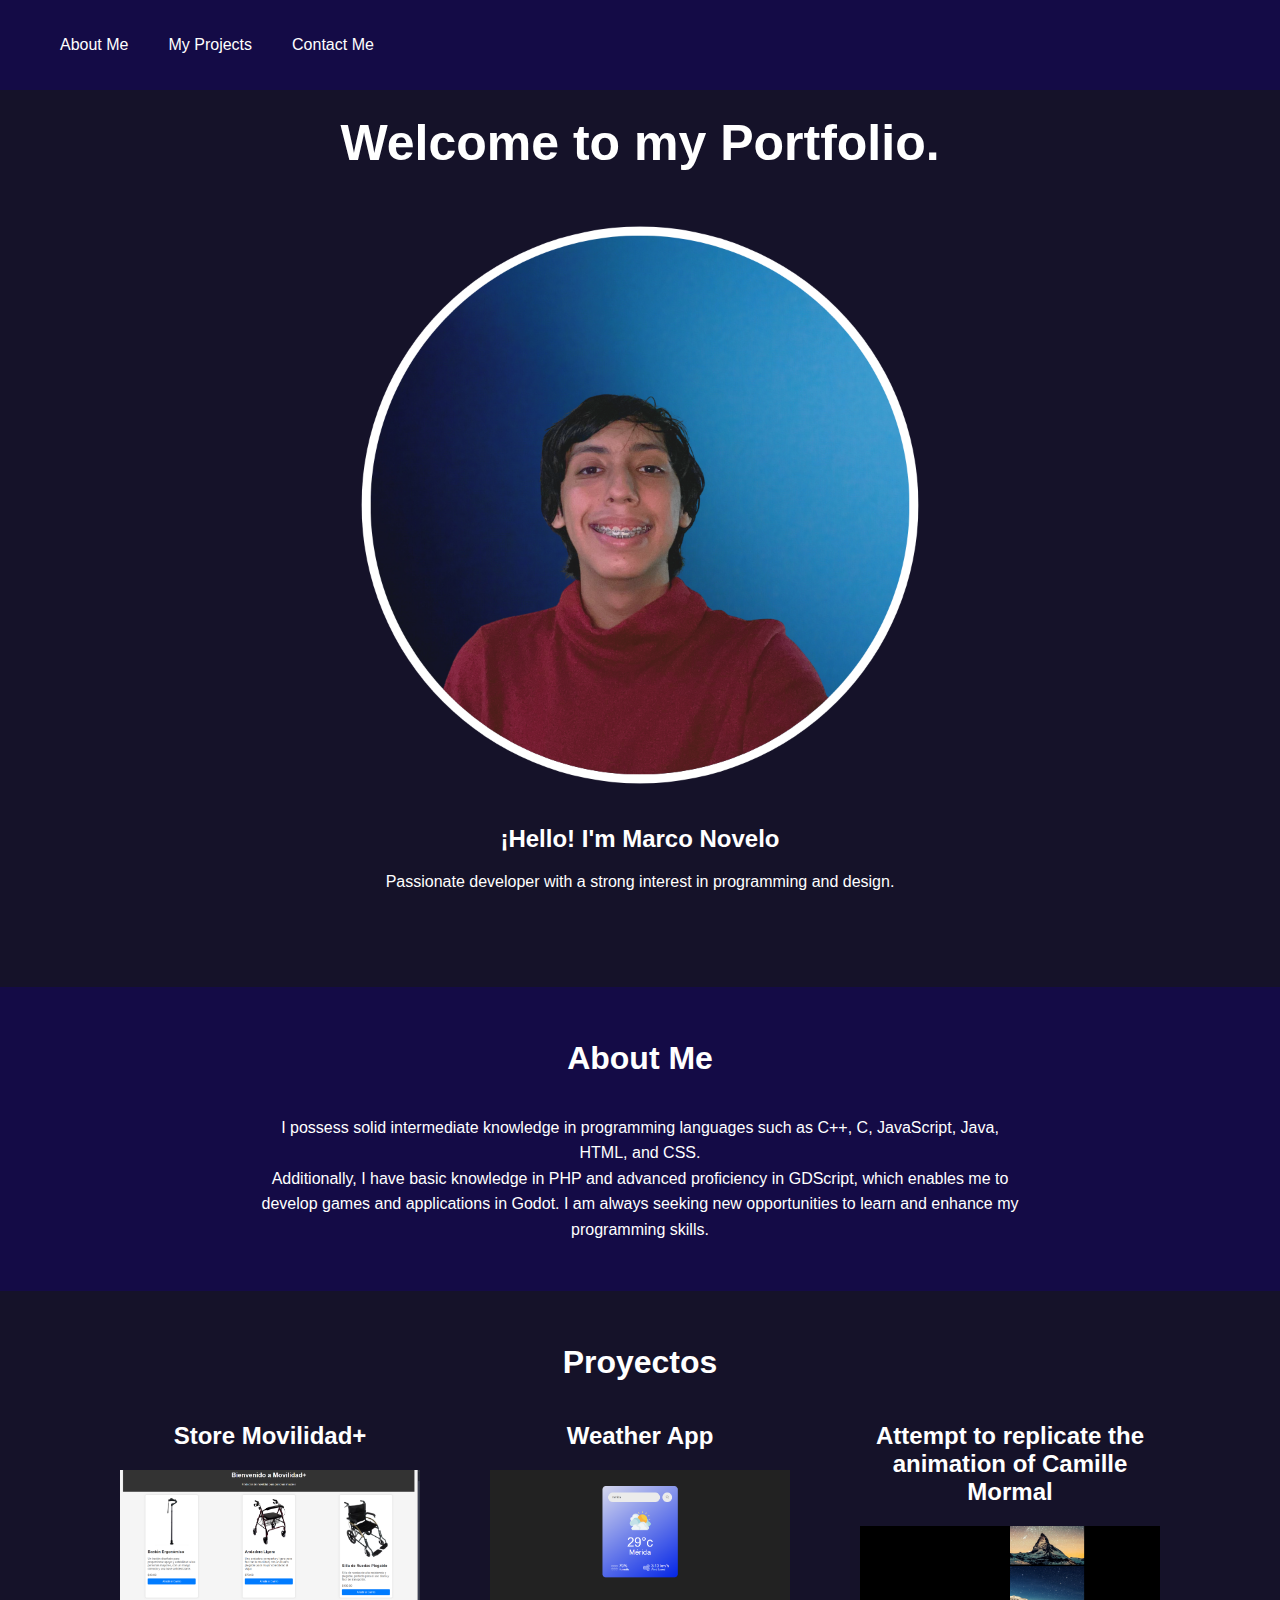
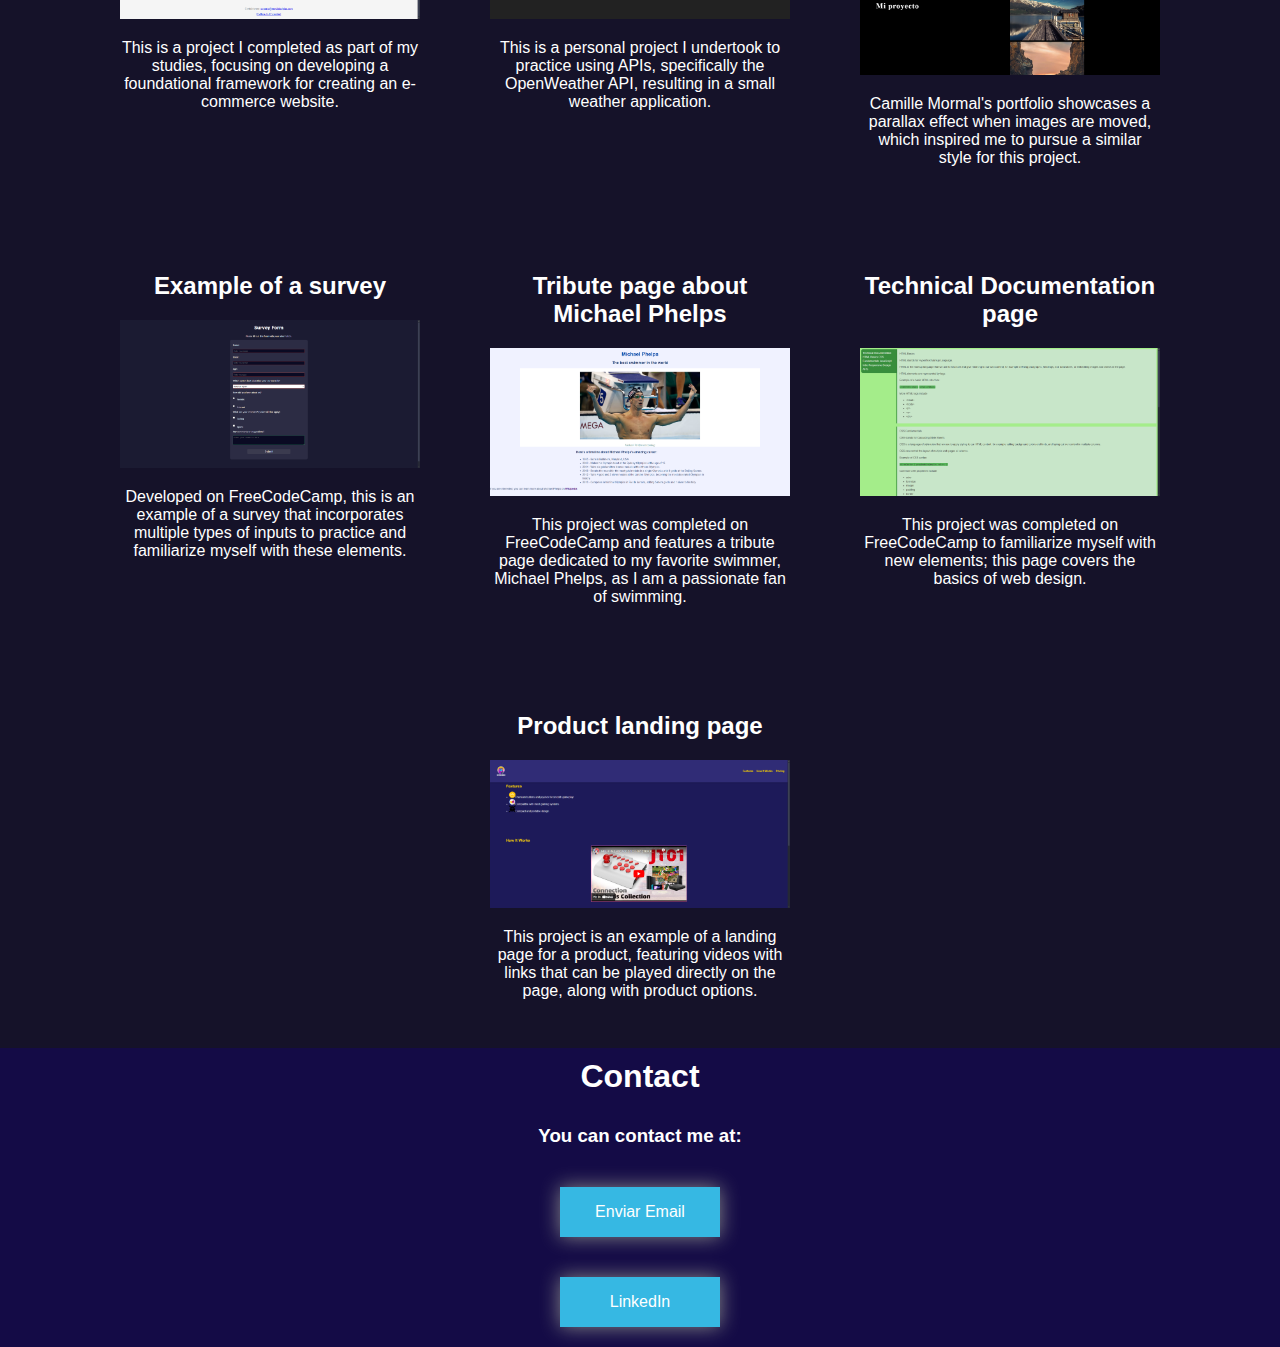
<file: index.html>
<!DOCTYPE html>
<html lang="es">
<head>
    <meta charset="UTF-8">
    <meta name="viewport" content="width=device-width, initial-scale=1.0">
    <title>Portafolio de Proyectos</title>
    <link rel="stylesheet" href="styles.css">
    <link href="https://fonts.googleapis.com/css2?family=Noto+Sans&family=Roboto&display=swap" rel="stylesheet">
</head>
<body>
    <nav class="navbar">


        <ul>


            <li class="navigation"><a href="#about">About Me</a></li>
            <li class="navigation"><a href="#projects">My Projects</a></li>
            <li class="navigation"><a href="#contact">Contact Me</a></li>


        </ul>


    </nav>

    <section class="home">


        <h1>Welcome to my Portfolio.</h1>

        <img src="Portafolio_resources/my_image.png" class="pfp">

        <div class="home-text">
            <h2>¡Hello! I'm Marco Novelo</h2>
            <p>Passionate developer with a strong interest in programming and design.</p>
        </div>


    </section>

    <section id="about" class="about">


        <h1>About Me</h1>


        <div class="about-text">
            <p>I possess solid intermediate knowledge in programming languages such as C++, C, JavaScript, Java, HTML, and CSS.<br> 
                Additionally, I have basic knowledge in PHP and advanced proficiency in GDScript, which enables me to develop games and applications in Godot. I am always seeking new opportunities to learn and enhance my programming skills.</p>
        </div>


    </section>

    <section id="projects" class="projects">
        <h1>Proyectos</h1>
        <div class="project">


            <div class="project-item">
                <h2>Store Movilidad+</h2>
                <img src="https://makoy0718.github.io/Portafolio_resources/store.png" alt="Proyecto 1" class="project-image" onclick="window.open('https://makoy0718.github.io/Proyecto%201/store.html', '_blank');">
                <p>This is a project I completed as part of my studies, focusing on developing a foundational framework for creating an e-commerce website.</p>
            </div>


            <div class="project-item">
                <h2>Weather App</h2>
                <img src="https://makoy0718.github.io/Portafolio_resources/weather.png" alt="Proyecto 2" class="project-image" onclick="window.open('https://makoy0718.github.io/Proyecto%202/HTML/weather_app.html', '_blank');">
                <p>This is a personal project I undertook to practice using APIs, specifically the OpenWeather API, resulting in a small weather application.</p>
            </div>


            <div class="project-item">
                <h2>Attempt to replicate the animation of Camille Mormal</h2>
                <img src="https://makoy0718.github.io/Portafolio_resources/animations.png" alt="Proyecto 3" class="project-image" onclick="window.open('https://makoy0718.github.io/Proyecto%203/animations.html', '_blank');">
                <p><a href="https://camillemormal.com" target="_blank">Camille Mormal's portfolio</a> showcases a parallax effect when images are moved, which inspired me to pursue a similar style for this project.</p>
            </div>


            <div class="project-item">
                <h2>Example of a survey</h2>
                <img src="https://makoy0718.github.io/Portafolio_resources/survey.png" alt="Proyecto 4" class="project-image" onclick="window.open('https://makoy0718.github.io/Proyecto%204/survey.html', '_blank');">
                <p>Developed on FreeCodeCamp, this is an example of a survey that incorporates multiple types of inputs to practice and familiarize myself with these elements.</p>
            </div>


            <div class="project-item">
                <h2>Tribute page about Michael Phelps</h2>
                <img src="https://makoy0718.github.io/Portafolio_resources/tribute.png" alt="Proyecto 5" class="project-image" onclick="window.open('https://makoy0718.github.io/Proyecto%205/tribute.html', '_blank');">
                <p>This project was completed on FreeCodeCamp and features a tribute page dedicated to my favorite swimmer, Michael Phelps, as I am a passionate fan of swimming.</p>
            </div>


            <div class="project-item">
                <h2>Technical Documentation page</h2>
                <img src="https://makoy0718.github.io/Portafolio_resources/technical_documentation.png" alt="Proyecto 6" class="project-image" onclick="window.open('https://makoy0718.github.io/Proyecto%206/technical_documentation.html', '_blank');">
                <p>This project was completed on FreeCodeCamp to familiarize myself with new elements; this page covers the basics of web design.</p>
            </div>


            <div class="project-item">
                <h2>Product landing page</h2>
                <img src="https://makoy0718.github.io/Portafolio_resources/product.png" alt="Proyecto 7" class="project-image" onclick="window.open('https://makoy0718.github.io/Proyecto%207/product.html', '_blank');">
                <p>This project is an example of a landing page for a product, featuring videos with links that can be played directly on the page, along with product options.</p>
            </div>


        </div>


    </section>

    <section id="contact" class="contact">
        <h1>Contact</h1>
        <h3>You can contact me at:</h3>
        <a href="mailto:marconm04@hotmail.com" class="email-button">Enviar Email</a>
        <a href="https://www.linkedin.com/in/marco-novelo-92b373188/" class="email-button">LinkedIn</a>
    </section>
</body>
</html>
</file>
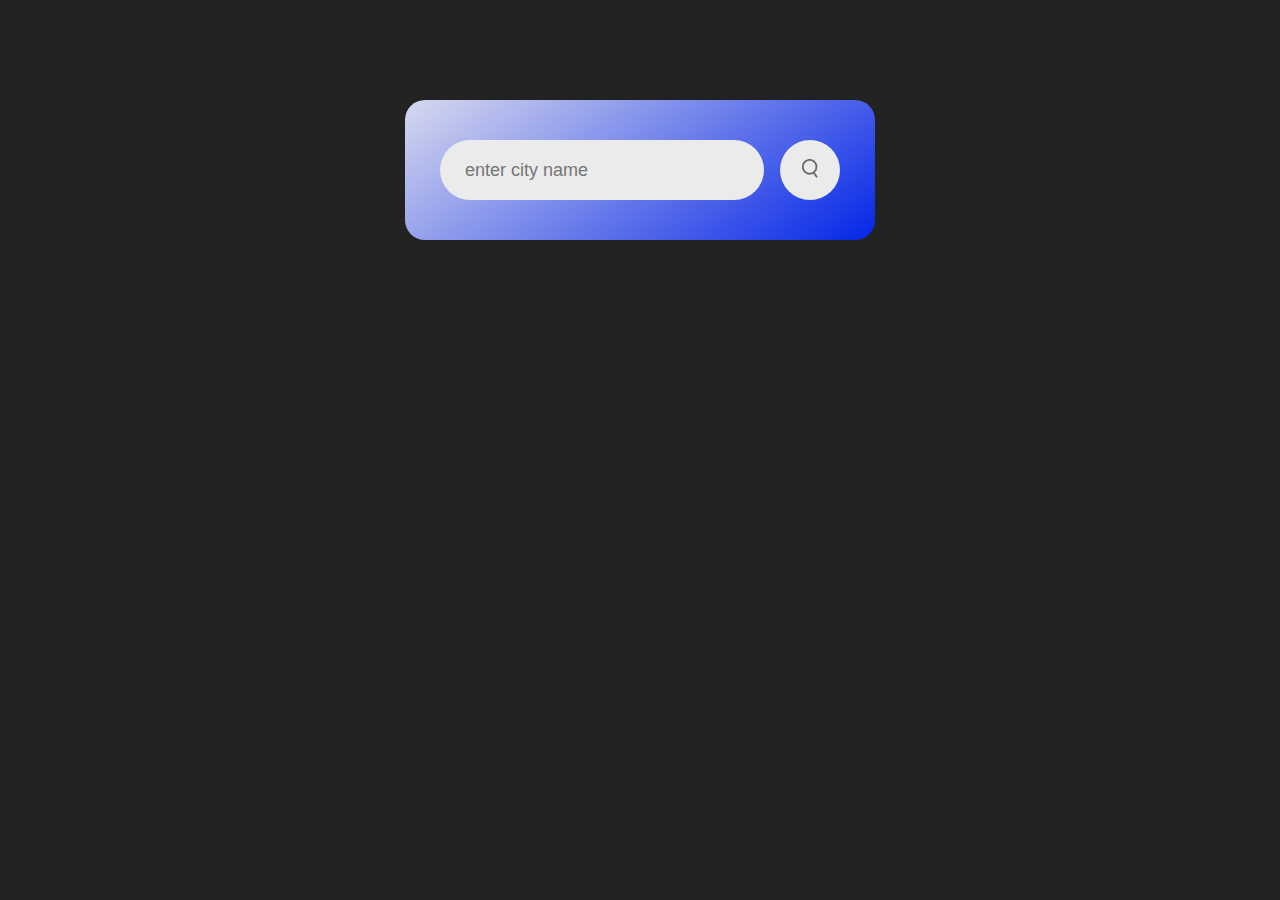
<file: Proyecto 2/HTML/index.html>
<!DOCTYPE html>
<html lang="es">
<head>
    <meta name="viewport" content="width=device-width, initial-scale=1.0">
    <title>Weather App</title>
    <link rel="stylesheet" href="../CSS/style.css">
</head>
<body>

    <div class="card">
        <div class="search">
            <input type="text" placeholder="enter city name" spellcheck="false">
            <button><img src="../images/search.png" alt="Search"></button>
        </div>
        <div class="suggestions"></div> <!-- Contenedor para las sugerencias -->
        <div class="error">
            <p>Invalid city name</p>
        </div>
        <div class="weather">
            <img src="../images/rain.png" class="weather-icon" alt="Weather Icon">
            <h1 class="temp">22°c</h1>
            <h2 class="city">Mérida</h2>
            <div class="details">
                <div class="col">
                    <img src="../images/humidity.png" alt="Humidity Icon">
                    <div>
                        <p class="humidity">50%</p>
                        <p>Humidity</p>
                    </div>
                </div>
                <div class="col">
                    <img src="../images/wind.png" alt="Wind Icon">
                    <div>
                        <p class="wind">15km/h</p>
                        <p>Wind Speed</p>
                    </div>
                </div>
            </div>
        </div>
    </div>

    <script src="../JAVASCRIPT/script.js"></script> <!-- Referencia al archivo externo -->
</body>
</html>
</file>
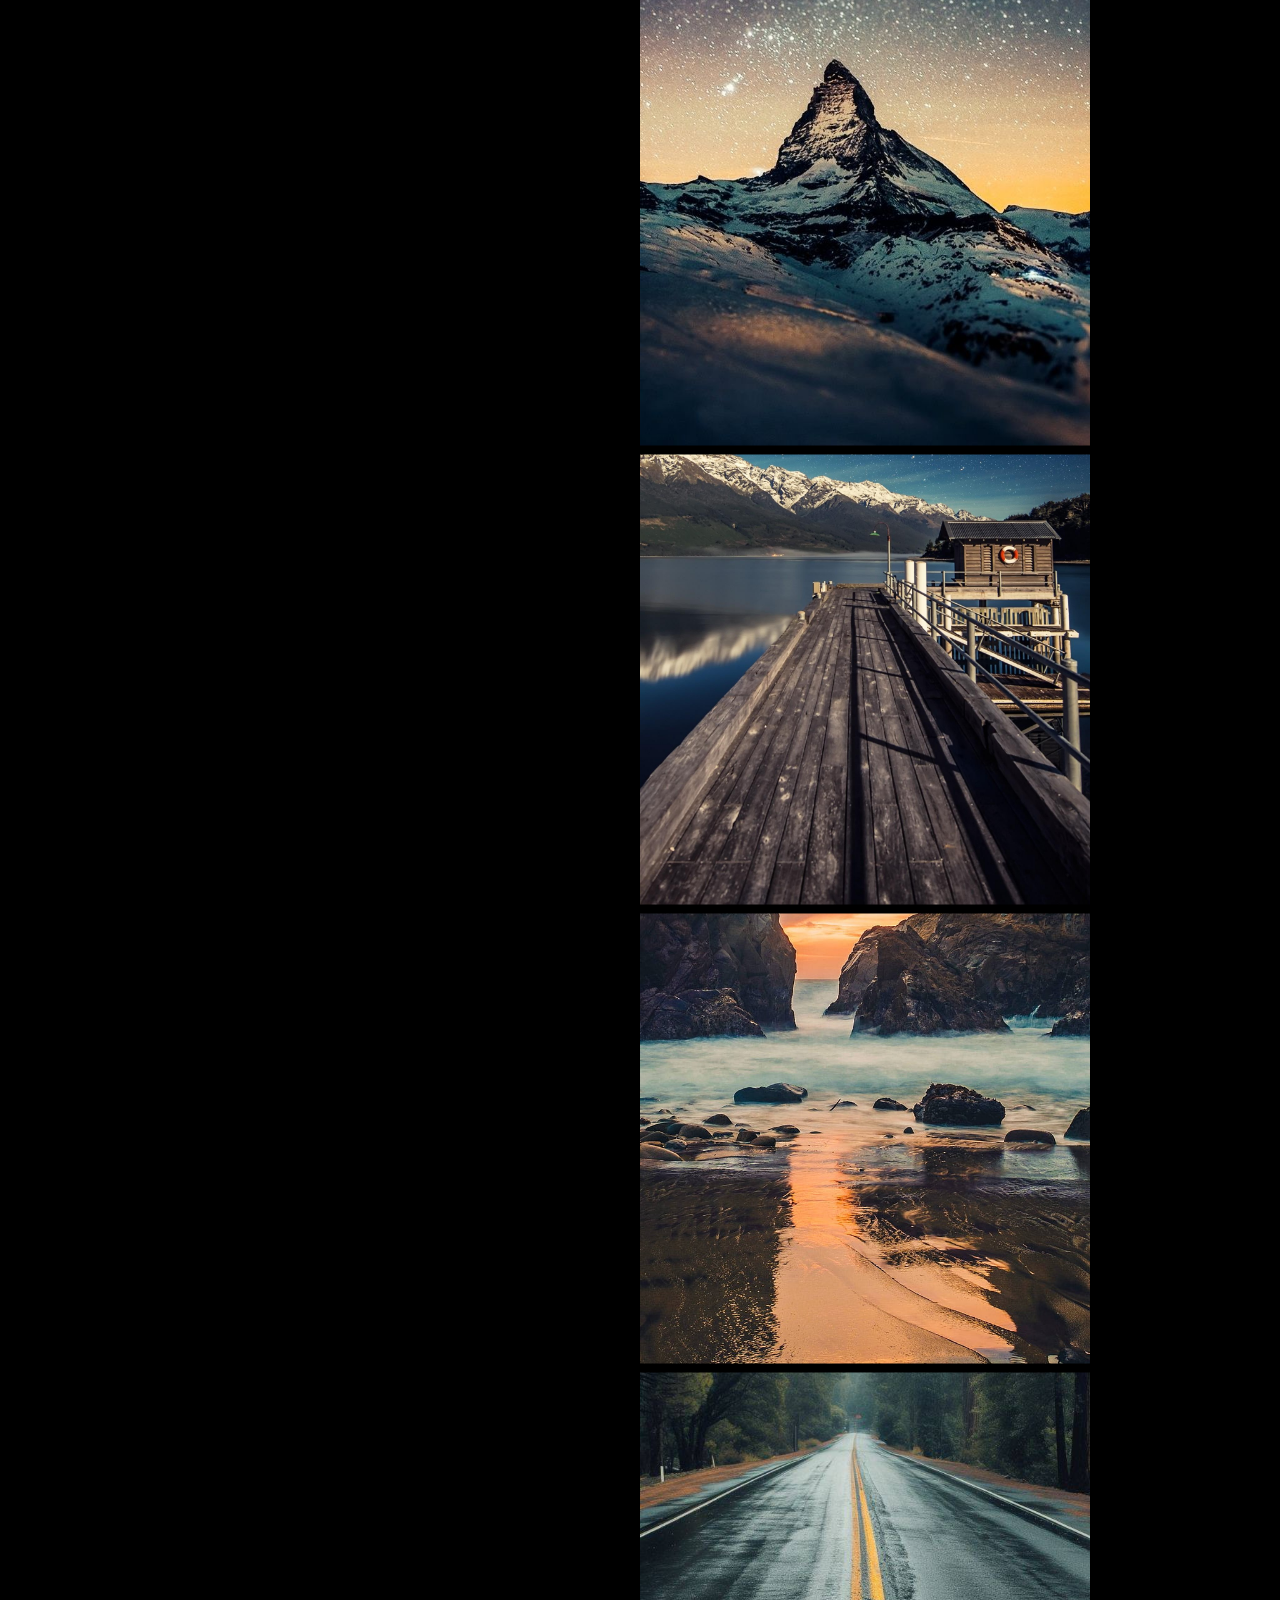
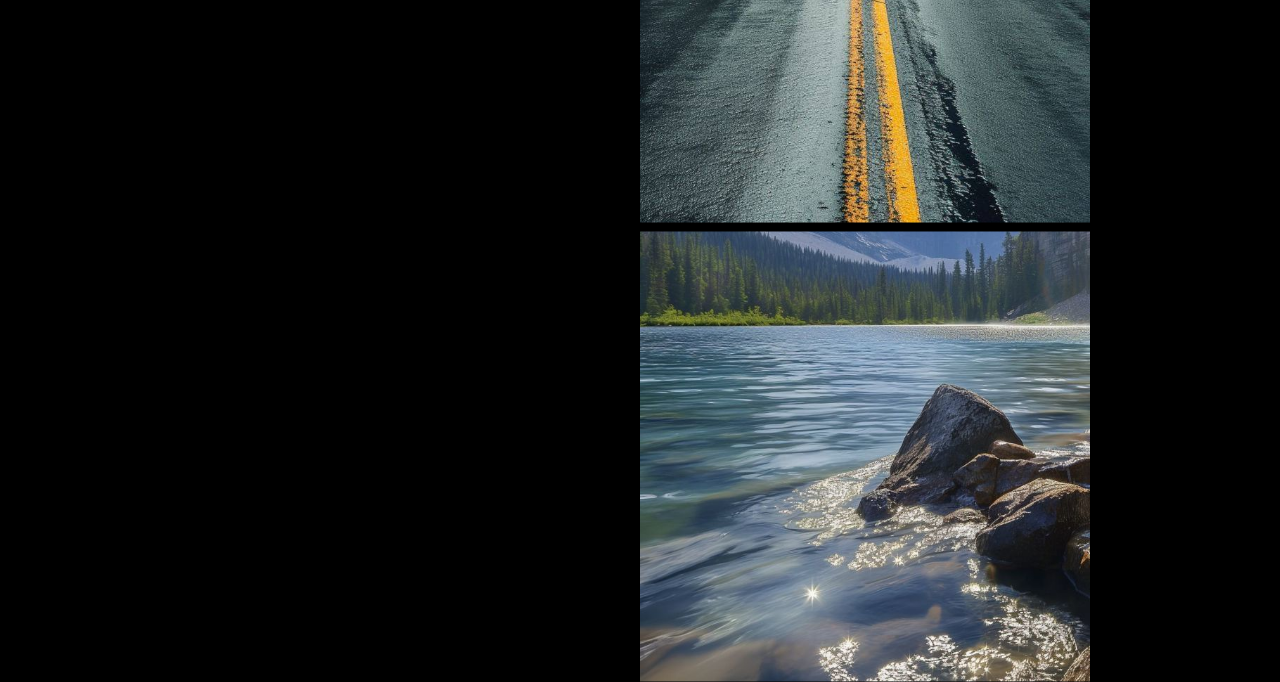
<file: Proyecto 3/Abre este.html>
<!DOCTYPE html>
<html lang="es">
<head>
    <meta name="viewport" content="width=device-width, initial-scale=1.0">
    <title>Proyecto 2</title>
    <link rel="stylesheet" href="styles.css">
    <script src="script.js"></script>
</head>
<body>
    <div id="titulo">
        <h1>Mi proyecto </h1>
    </div>
    <div id="manejo-imagenes" data-mouse-down-at="0" data-prev-porcentaje="0">
        <img src="recursos/imagen1.jpg" class="imagen" draggable="false" />
        <img src="recursos/imagen2.jpg" class="imagen" draggable="false" />
        <img src="recursos/imagen3.jpg" class="imagen" draggable="false" />
        <img src="recursos/imagen4.jpg" class="imagen" draggable="false" />
        <img src="recursos/imagen5.jpg" class="imagen" draggable="false" />
        <img src="recursos/imagen6.jpg" class="imagen" draggable="false" />
        <img src="recursos/imagen7.jpg" class="imagen" draggable="false" />
        <img src="recursos/imagen8.jpg" class="imagen" draggable="false" />
    </div>
</body>
</html>
</file>
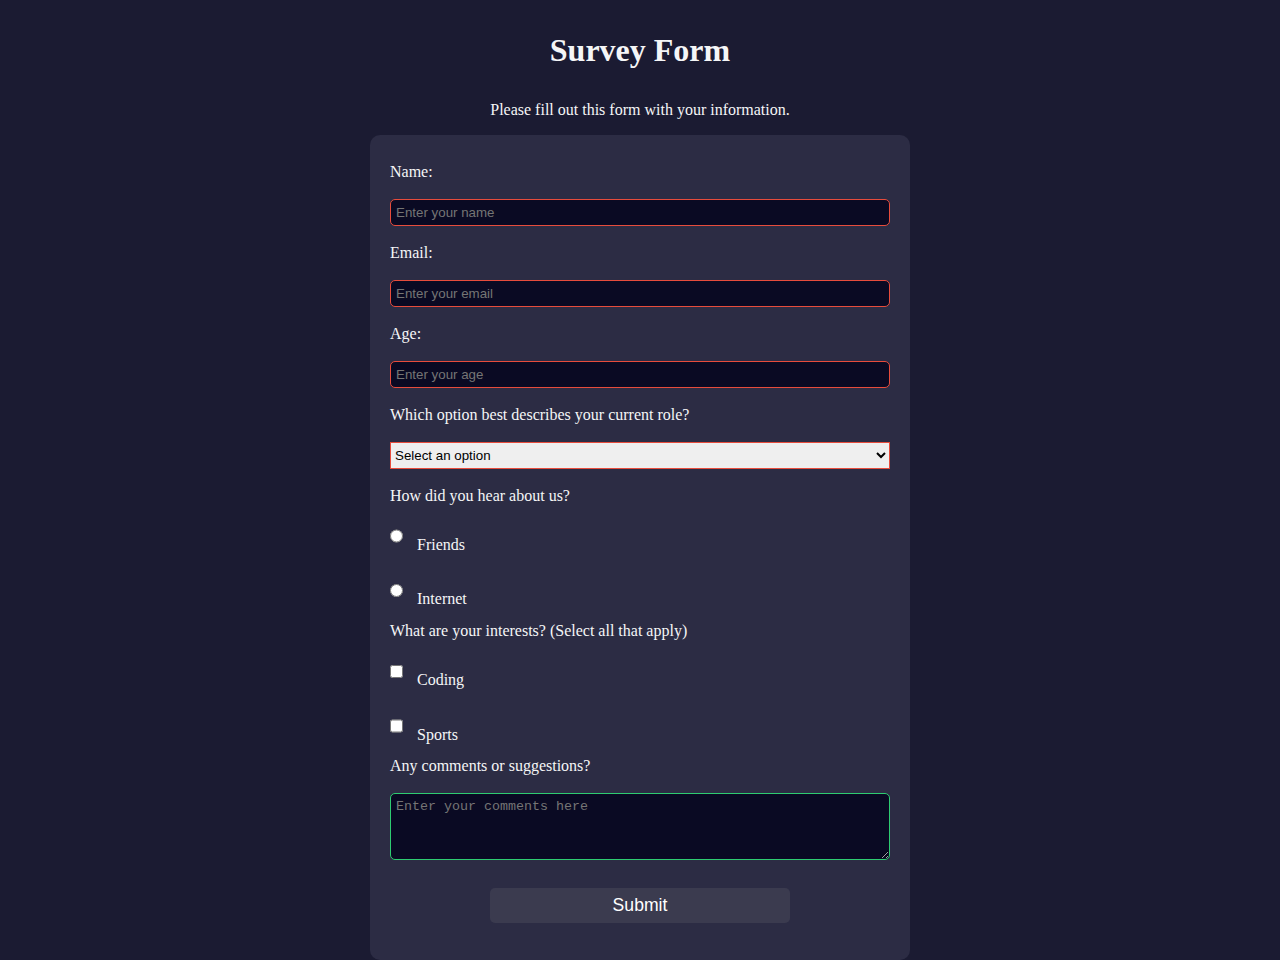
<file: Proyecto 4/survey.html>
<html lang="en">
<head>
  <meta charset="UTF-8">
  <meta name="viewport" content="width=device-width, initial-scale=1.0">
  <title>Survey Form</title>
  <link rel="stylesheet" href="styles.css">
</head>
<body>

  <h1 id="title">Survey Form</h1>
  <p id="description">Please fill out this form with your information.</p>

  <form id="survey-form">
    
    <label id="name-label" for="name">Name:</label>
    <input id="name" type="text" placeholder="Enter your name" required>

    <label id="email-label" for="email">Email:</label>
    <input id="email" type="email" placeholder="Enter your email" required>

    <label id="number-label" for="number">Age:</label>
    <input id="number" type="number" placeholder="Enter your age" min="10" max="100" required>

    <label for="dropdown">Which option best describes your current role?</label>
    <select id="dropdown" name="role" required>
      <option value="">Select an option</option>
      <option value="student">Student</option>
      <option value="full-time-job">Full Time Job</option>
    </select>

    <label>How did you hear about us?</label>
    <label><input type="radio" name="source" value="friends" required> Friends</label>
    <label><input type="radio" name="source" value="internet"> Internet</label>

    <label>What are your interests? (Select all that apply)</label>
    <label><input type="checkbox" name="interests" value="coding"> Coding</label>
    <label><input type="checkbox" name="interests" value="sports"> Sports</label>

    <label for="comments">Any comments or suggestions?</label>
    <textarea id="comments" name="comments" placeholder="Enter your comments here"></textarea>

    <button id="submit" type="submit">Submit</button>
    
  </form>

</body>
</html>
</file>
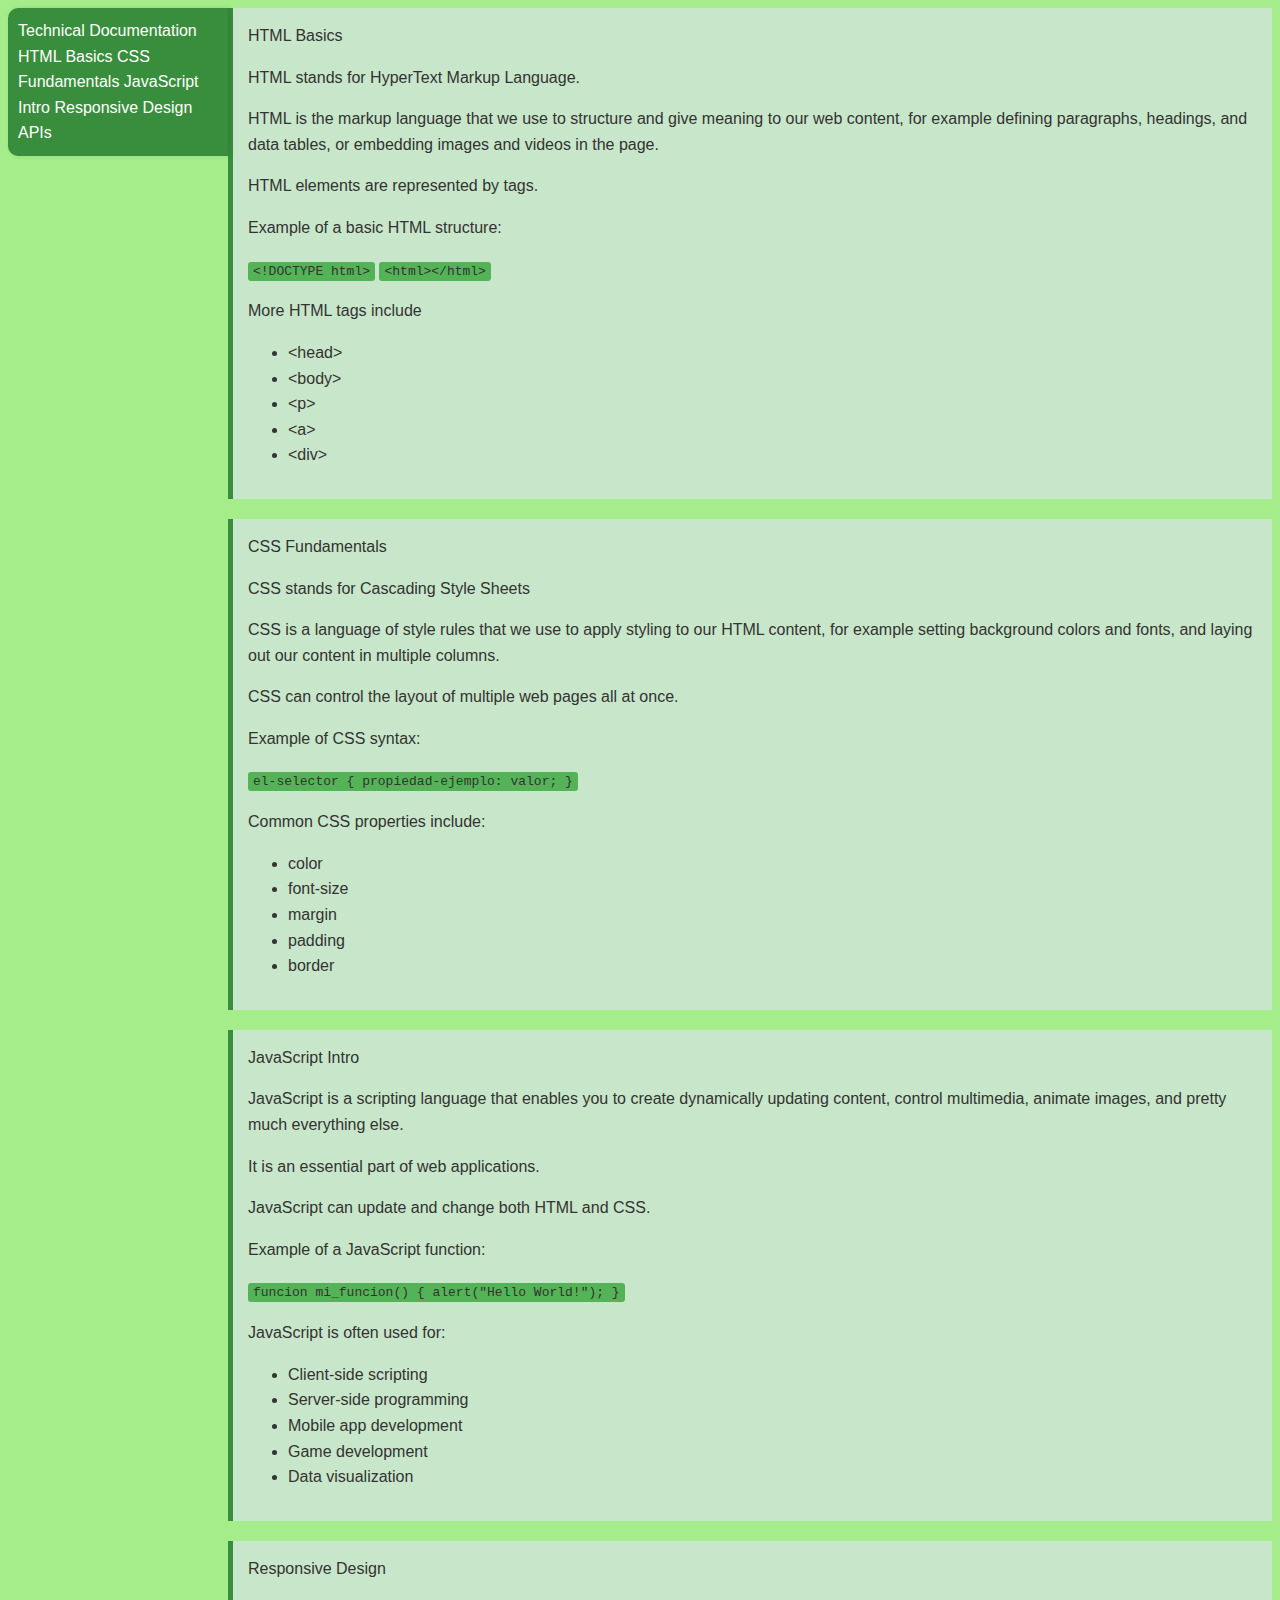
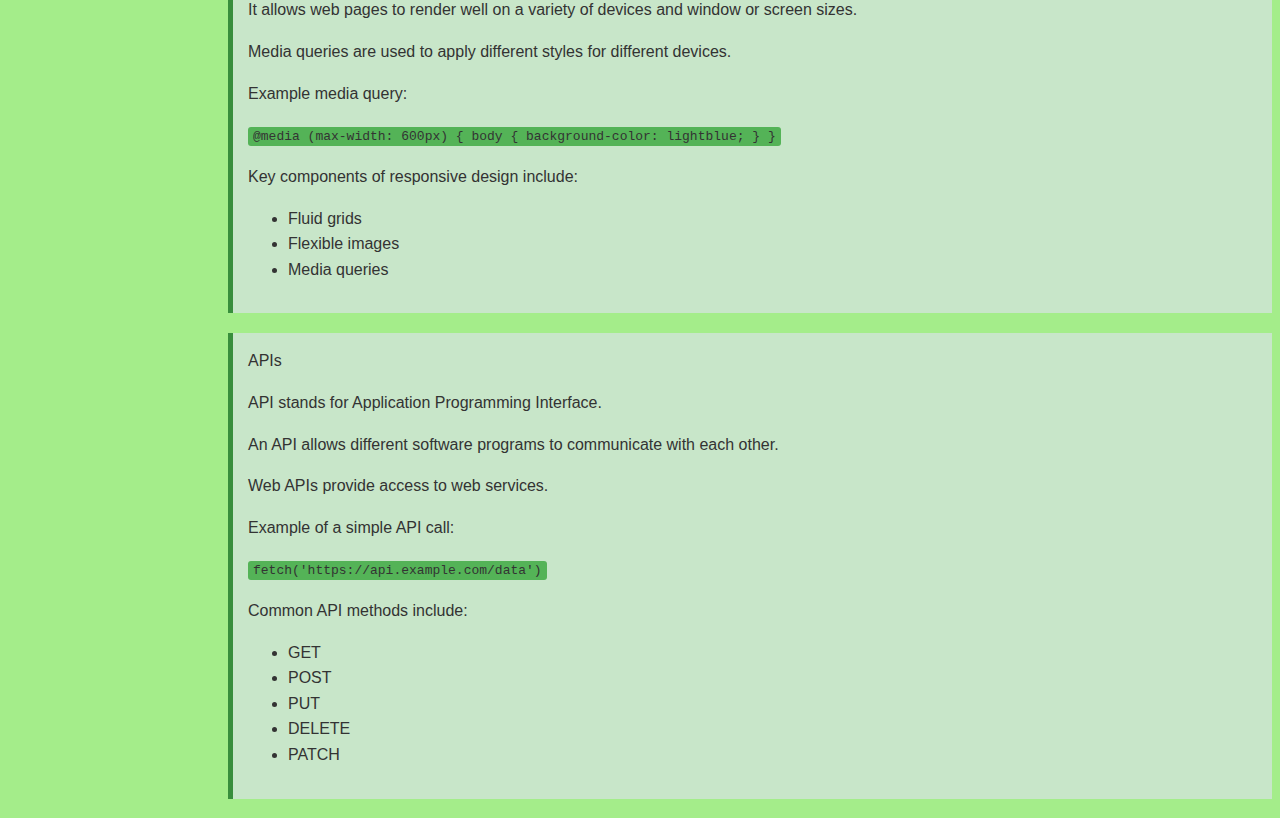
<file: Proyecto 6/technical_documentation.html>
<!DOCTYPE html>
<html lang="en">
<head>
  <meta charset?"UTF-8">
  <meta name="viewport" content="width=device-width, initial-scale=1.0">
  <title>Technical Documentation</title>
  <link rel="stylesheet" href="styles.css">
</head>
<body>
  
  <nav id="navbar">
    <header>Technical Documentation</header>
    <a href="#HTML_Basics" class="nav-link">HTML Basics</a>
    <a href="#CSS_Fundamentals" class="nav-link">CSS Fundamentals</a>
    <a href="#JavaScript_Intro" class="nav-link">JavaScript Intro</a>
    <a href="#Responsive_Design" class="nav-link">Responsive Design</a>
    <a href="#APIs" class="nav-link">APIs</a>
  </nav>

  <main id="main-doc">
    <section class="main-section" id="HTML_Basics">
      <header>HTML Basics</header>
      <p>HTML stands for HyperText Markup Language.</p>
      <p>HTML is the markup language that we use to structure and give meaning to our web content, for example defining paragraphs, headings, and data tables, or embedding images and videos in the page.</p>
      <p>HTML elements are represented by tags.</p>
      <p>Example of a basic HTML structure:</p>
      <code>&lt;!DOCTYPE html&gt;</code>
      <code>&lt;html&gt;&lt;/html&gt;</code>
      <p>More HTML tags include</p>
      <ul>
        <li>&lt;head&gt;</li>
        <li>&lt;body&gt;</li>
        <li>&lt;p&gt;</li>
        <li>&lt;a&gt;</li>
        <li>&lt;div&gt;</li>
      </ul>
    </section>

    <section class="main-section" id="CSS_Fundamentals">
      <header>CSS Fundamentals</header>
      <p>CSS stands for Cascading Style Sheets</p>
      <p>CSS is a language of style rules that we use to apply styling to our HTML content, for example setting background colors and fonts, and laying out our content in multiple columns.</p>
      <p>CSS can control the layout of multiple web pages all at once.</p>
      <p>Example of CSS syntax:</p>
      <code>el-selector {
        propiedad-ejemplo: valor;
        }
      </code>
      <p>Common CSS properties include:</p>
      <ul>
        <li>color</li>
        <li>font-size</li>
        <li>margin</li>
        <li>padding</li>
        <li>border</li>
      </ul>
    </section>

    <section class="main-section" id="JavaScript_Intro">
      <header>JavaScript Intro</header>
      <p>JavaScript is a scripting language that enables you to create dynamically updating content, control multimedia, animate images, and pretty much everything else.</p>
      <p>It is an essential part of web applications.</p>
      <p>JavaScript can update and change both HTML and CSS.</p>
      <p>Example of a JavaScript function:</p>
      <code>
        funcion mi_funcion() {
          alert("Hello World!");
        }
      </code>
      <p>JavaScript is often used for:</p>
      <ul>
        <li>Client-side scripting</li>
        <li>Server-side programming</li>
        <li>Mobile app development</li>
        <li>Game development</li>
        <li>Data visualization</li>
      </ul>
    </section>

    <section class="main-section" id="Responsive_Design">
      <header>Responsive Design</header>
      <p>It allows web pages to render well on a variety of devices and window or screen sizes.</p>
      <p>Media queries are used to apply different styles for different devices.</p>
      <p>Example media query:</p>
      <code>
        @media (max-width: 600px) { body { background-color: lightblue; } }
      </code>
      <p>Key components of responsive design include:</p>
      <ul>
        <li>Fluid grids</li>
        <li>Flexible images</li>
        <li>Media queries</li>
      </ul>
    </section>

    <section class="main-section" id="APIs">
      <header>APIs</header>
      <p>API stands for Application Programming Interface.</p>
      <p>An API allows different software programs to communicate with each other.</p>
      <p>Web APIs provide access to web services.</p>
      <p>Example of a simple API call:</p>
      <code>fetch('https://api.example.com/data')</code>
      <p>Common API methods include:</p>
      <ul>
        <li>GET</li>
        <li>POST</li>
        <li>PUT</li>
        <li>DELETE</li>
        <li>PATCH</li>
      </ul>
    </section>
  </main>

</body>
</html>
</file>
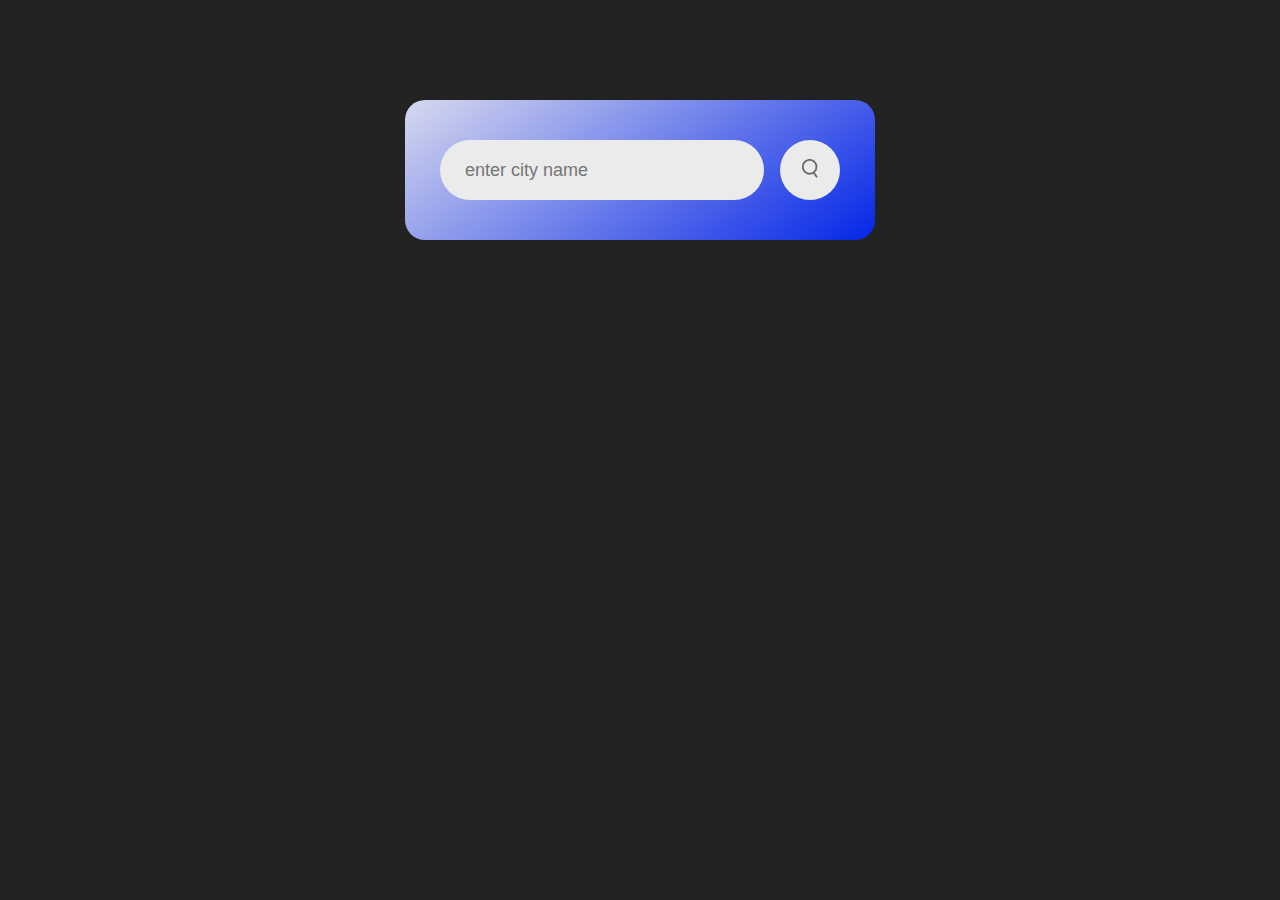
<file: Proyecto 2/HTML/weather_app.html>
<!DOCTYPE html>
<html lang="es">
<head>
    <meta name="viewport" content="width=device-width, initial-scale=1.0">
    <title>Weather App</title>
    <link rel="stylesheet" href="../CSS/style.css">
</head>
<body>

    <div class="card">
        <div class="search">
            <input type="text" placeholder="enter city name" spellcheck="false">
            <button><img src="../images/search.png" alt="Search"></button>
        </div>
        <div class="suggestions"></div>
        <div class="error">
            <p>Invalid city name</p>
        </div>
        <div class="weather">
            <img src="../images/rain.png" class="weather-icon" alt="Weather Icon">
            <h1 class="temp">22°c</h1>
            <h2 class="city">Mérida</h2>
            <div class="details">
                <div class="col">
                    <img src="../images/humidity.png" alt="Humidity Icon">
                    <div>
                        <p class="humidity">50%</p>
                        <p>Humidity</p>
                    </div>
                </div>
                <div class="col">
                    <img src="../images/wind.png" alt="Wind Icon">
                    <div>
                        <p class="wind">15km/h</p>
                        <p>Wind Speed</p>
                    </div>
                </div>
            </div>
        </div>
    </div>

    <script src="../JAVASCRIPT/script.js"></script> <!-- Referencia al archivo externo -->
</body>
</html>
</file>
<file: styles.css>
* {
    box-sizing: border-box;
  }

html {
    scroll-behavior: smooth;
  }
  
body {
    font-family: sans-serif;
    margin: 0;
    height: 100vh;
    overflow-x: hidden;
    background-color: rgb(21, 18, 41);
  }
  
a {
    text-decoration: none;
    color: white;
  }
  
.navbar {
    display: flex;
    width: 100vw;
    height: 10vh;
    background-color: rgba(20, 11, 70, 1);
    color: white;
    position: fixed;
    top: 0;
  }
  
.navbar ul {
    display: flex;
    justify-content: flex-start;
    list-style: none;
    width: 100vw;
    align-items: center;
  }
  
.navbar ul li {
    margin: 0 20px;
    cursor: pointer;
  }
  
.home {
    display: flex;
    align-items: center;
    justify-content: center;
    flex-direction: column;
    padding: 5rem 1rem;
    color: white;
    text-align: center;
  }

.pfp {
    width: 600px;
    height: 600px;
  }
  
.home h1 {
    font-size: 50px;
    font-weight: 900;
  }
  
.about {
    background-color: #140b46;
    width: 100vw;
    display: flex;
    flex-direction: column;
    justify-content: center;
    align-items: center;
    text-align: center;
    padding: 2rem 1rem;
    color: white;
  }
  
.about-text {
    max-width: 800px;
    line-height: 1.6;
    padding: 0 20px;
    color: white;
  }
  
 
.projects {
    color: white;
    width: 100vw;
    display: flex;
    flex-direction: column;
    justify-content: center;
    align-items: center;
    text-align: center;
    padding: 2rem 1rem;
  }
  
.project {
    display: flex;
    flex-wrap: wrap;
    justify-content: center;
    gap: 70px;
  }
  
.project-item {
    max-width: 300px;
    text-align: center;
  }
  
.project-image {
    width: 100%;
    cursor: pointer;
  }
  

.contact {
    display: flex;
    flex-direction: column;
    justify-content: center;
    align-items: center;
    text-align: center;
    width: 100vw;
    background-color: #140b46;
    color: white;
  }
  
.contact h1 {
    margin: 10px 0;
  }
  
.contact h3 {
    margin: 20px 0;
  }
  
.email-button {
    display: flex;
    justify-content: center;
    align-items: center;
    text-align: center;
    width: 160px;
    height: 50px;
    margin: 20px 0;
    padding: 10px;
    background-color: #36b8e3;
    box-shadow: 0 0 20px #888888;
  }
  
.email-button:hover {
    background-color: white;
    color: black;
  }

.social-icons {
    display: flex;
    justify-content: center;
    align-items: center;
    padding: 10px;
    background-color: black;
    width: 100%;
    height: 70px;
  }
  
.social-icons a {
    display: flex;
    justify-content: center;
    align-items: center;
    background-color: black;
    border-radius: 20px;
    margin: 15px;
    padding: 10px;
    color: white;
  }
  
  .social-icons a:hover {
    color: orange;
  }
</file>
<file: Proyecto 2/CSS/style.css>
/* Ajustes generales de la app */
* {
    margin: 0;
    padding: 0;
    font-family: 'Poppins', sans-serif;
    box-sizing: border-box;
}

/* Fondo negro */
body {
    background-color: #222;
}

.card {
    width: 90%;
    max-width: 470px;
    background: linear-gradient(145deg, #d7d9ee, #0426e7  );
    color: #fff;
    margin: 100px auto 0;
    border-radius: 20px;
    padding: 40px 35px;
    text-align: center;
}

.search {
    width: 100%;
    display: flex;
    align-items: center;
    justify-content: space-between;
}

.search input {
    border: 0;
    outline: 0;
    background-color: #ebebeb;
    color: #555;
    padding: 10px 25px;
    height: 60px;
    border-radius: 30px;
    flex: 1;
    margin-right: 16px;
    font-size: 18px;
}

.search button {
    border: 0;
    outline: 0;
    background-color: #ebebeb;
    border-radius: 50%;
    width: 60px;
    height: 60px;
    cursor: pointer;
}

.search button img {
    width: 16px;
}

.weather-icon {
    width: 170px;
    margin-top: 30px;  
}

.weather h1 {
    font-size: 80px;
    font-weight: 500;
}

.weather h2 {
    font-size: 45px;
    font-weight: 400;
    margin-top: -10px;
}

.details {
    display: flex;
    align-items: center;
    justify-content: space-between;
    padding: 0 20px;
    margin-top: 50px;
}

.col {
    display: flex;
    align-items: center;
    text-align: left;
}

.col img {
    width: 40px;
    margin-right: 10px;
}

.humidity, .wind {
    font-size: 25px;
    margin-top: -6px;
}

.weather {
    display: none;
}

.error {
    text-align: left;
    margin-left: 10px;
    font-size: 14px;
    margin-top: 10px;
    display: none;
}
</file>
<file: Proyecto 3/styles.css>
body {
    height: 100vh;
    width: 100vw;
    background-color: black;
    margin: 0rem;
    overflow: hidden;
}

#manejo-imagenes > .imagen {
    user-select: none;
    width: 50vmin;
    height: 50vmin;
    object-fit: cover;
    object-position: center 100%;
}

#manejo-imagenes {
    user-select: none;
    display: flex;
    flex-direction: column;
    gap: 1vmin;
    position: absolute;
    left: 50%;
    top: 50%;
    transform: translate(0%, -50%);
    transition: transform 1.5s ease;
}

h1 {
    user-select: none;
    font-size: 3rem;
    font-weight: 600;
    color: white;
    
    position: absolute;
    left: 100px;
    top: 50%;
    transform: translateY(-50%);

    letter-spacing: 2px;
}

h1 {
    opacity: 0;
    animation: fadeIn 1.5s forwards;
}

@keyframes fadeIn {
    to {
        opacity: 100;
    }
}
</file>
<file: Proyecto 4/styles.css>
body {
    width: 100%;
    height: 100vh;
    margin: 0;
    background-color: #1b1b32;
    color: #f5f6f7;
    font-family: Tahoma;
    font-size: 16px;
  }
  
  h1, p {
    margin: 1em auto;
    text-align: center;
  }
  
  form {
    width: 60vw;
    max-width: 500px;
    min-width: 300px;
    margin: 0 auto;
    padding-bottom: 2em;
    background-color: #2c2c44;
    border-radius: 10px;
    padding: 20px;
  }
  
  label {
    display: block;
    margin: 0.5rem 0;
  }
  
  input,
  textarea,
  select {
    margin: 10px 0;
    width: 100%;
    min-height: 2em;
  }
  
  input, textarea {
    background-color: #0a0a23;
    border: 1px solid #0a0a23;
    color: #ffffff;
    padding: 5px;
    border-radius: 5px;
  }
  
  input[type="radio"],
  input[type="checkbox"] {
    width: auto;
    margin-right: 10px;
  }
  
  button {
    display: block;
    width: 60%;
    margin: 1em auto;
    height: 2em;
    font-size: 1.1rem;
    background-color: #3b3b4f;
    border: none;
    color: white;
    border-radius: 5px;
    cursor: pointer;
  }
  
  button:hover {
    background-color: #52526a;
  }
  
  textarea {
    min-height: 5em;
  }
  
  input:invalid, textarea:invalid, select:invalid {
    border-color: #e74c3c;
  }
  
  input:valid, textarea:valid, select:valid {
    border-color: #2ecc71;
  }
</file>
<file: Proyecto 6/styles.css>
body {
    background-color: #a4ed8a ;
    color: #333;
    font-family: Arial, sans-serif;
    line-height: 1.6;
}
  
#navbar {
    background-color: #388E3C;
    color: white;
    padding: 10px;
    float: left;
    width: 200px;
    box-shadow: 2px 0 5px rgba(0, 0, 0, 0.1);
    border-radius: 10px 0px 0px 10px;
}
  
#navbar a {
    color: white;
    text-decoration: none;
}
  
#navbar a:hover {
    text-decoration: underline;
}
  
#main-doc {
    margin-left: 220px;
}
  
.main-section {
    background-color: #c8e6c9;
    border-left: 5px solid #388E3C;
    padding: 15px;
    margin-bottom: 20px;
}
  
h1, h2, h3 {
    color: #2e7d32;
}
  
code {
    background-color: #54b357;
    padding: 2px 5px;
    border-radius: 3px;
}
  
@media (max-width: 600px) {
    #navbar {
      float: none;
      width: 100%;
    }
  
    #main-doc {
      margin-left: 0;
    }
}
</file>
